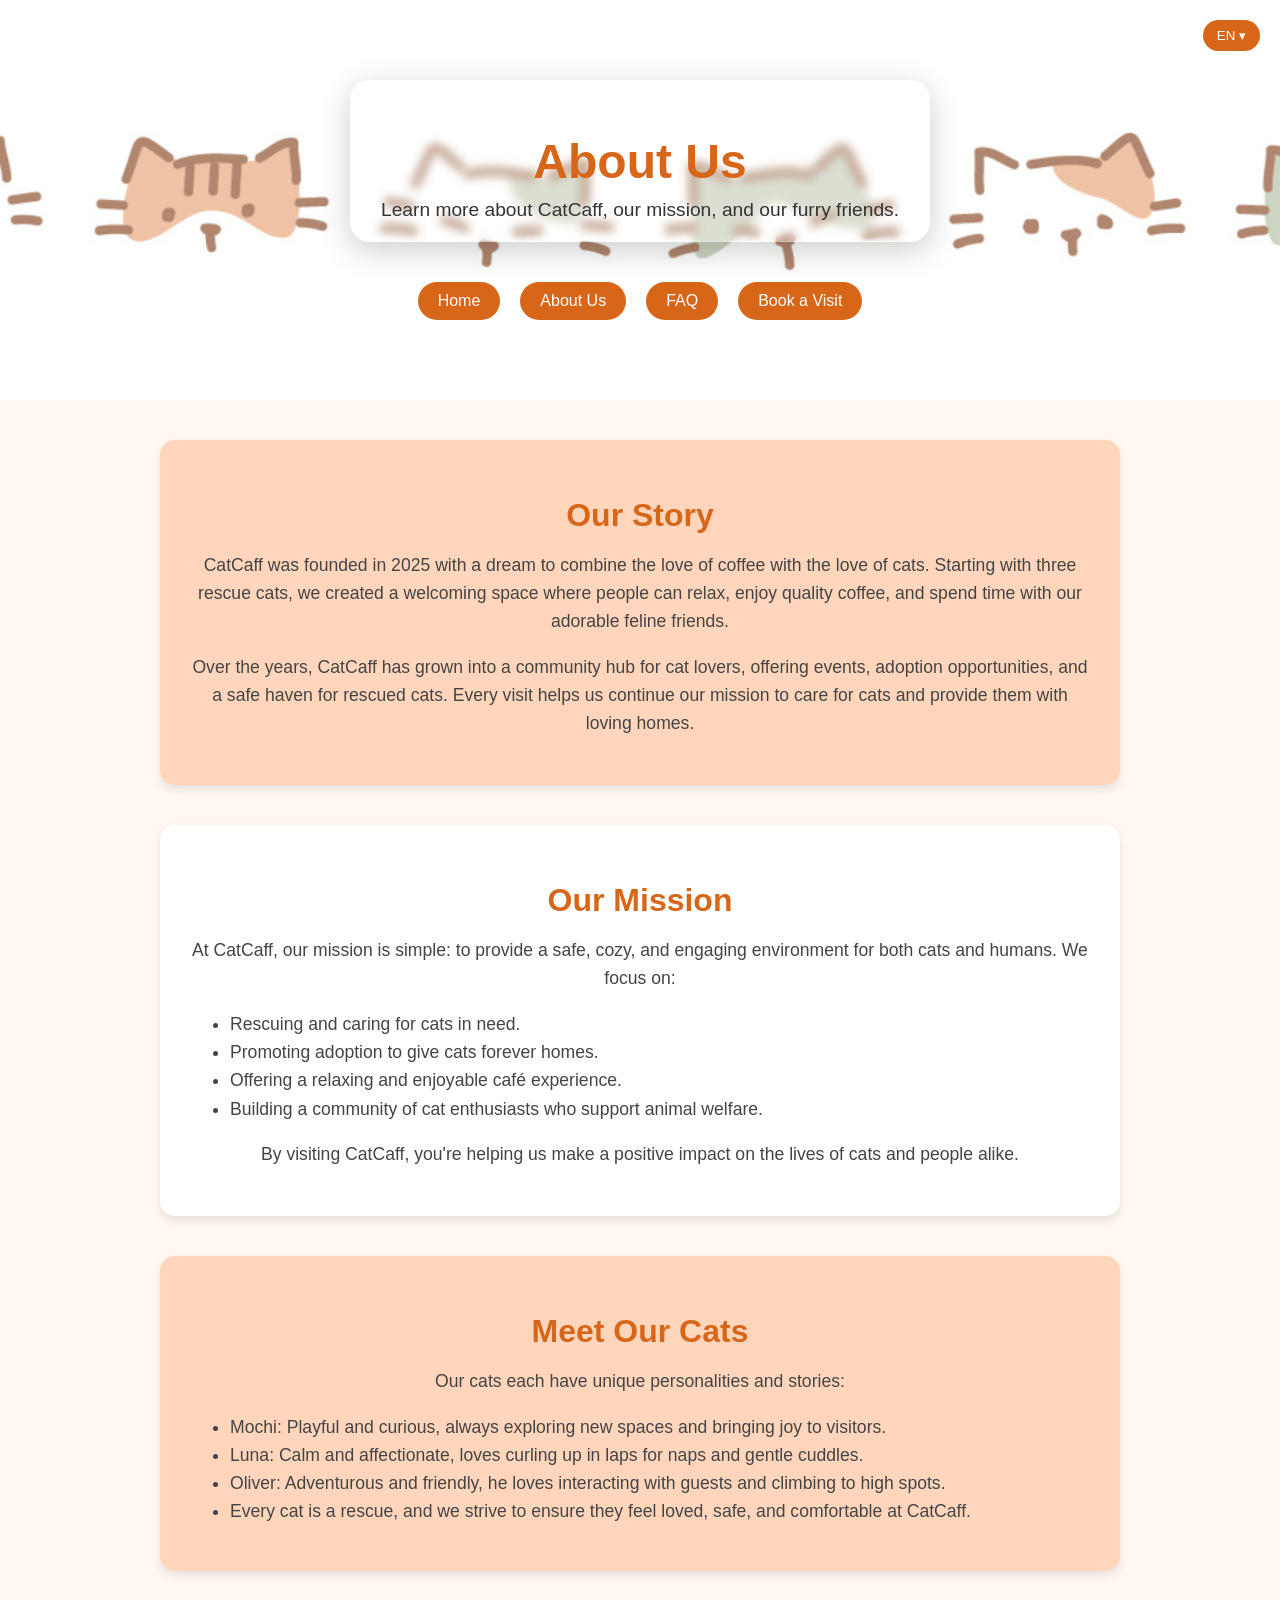
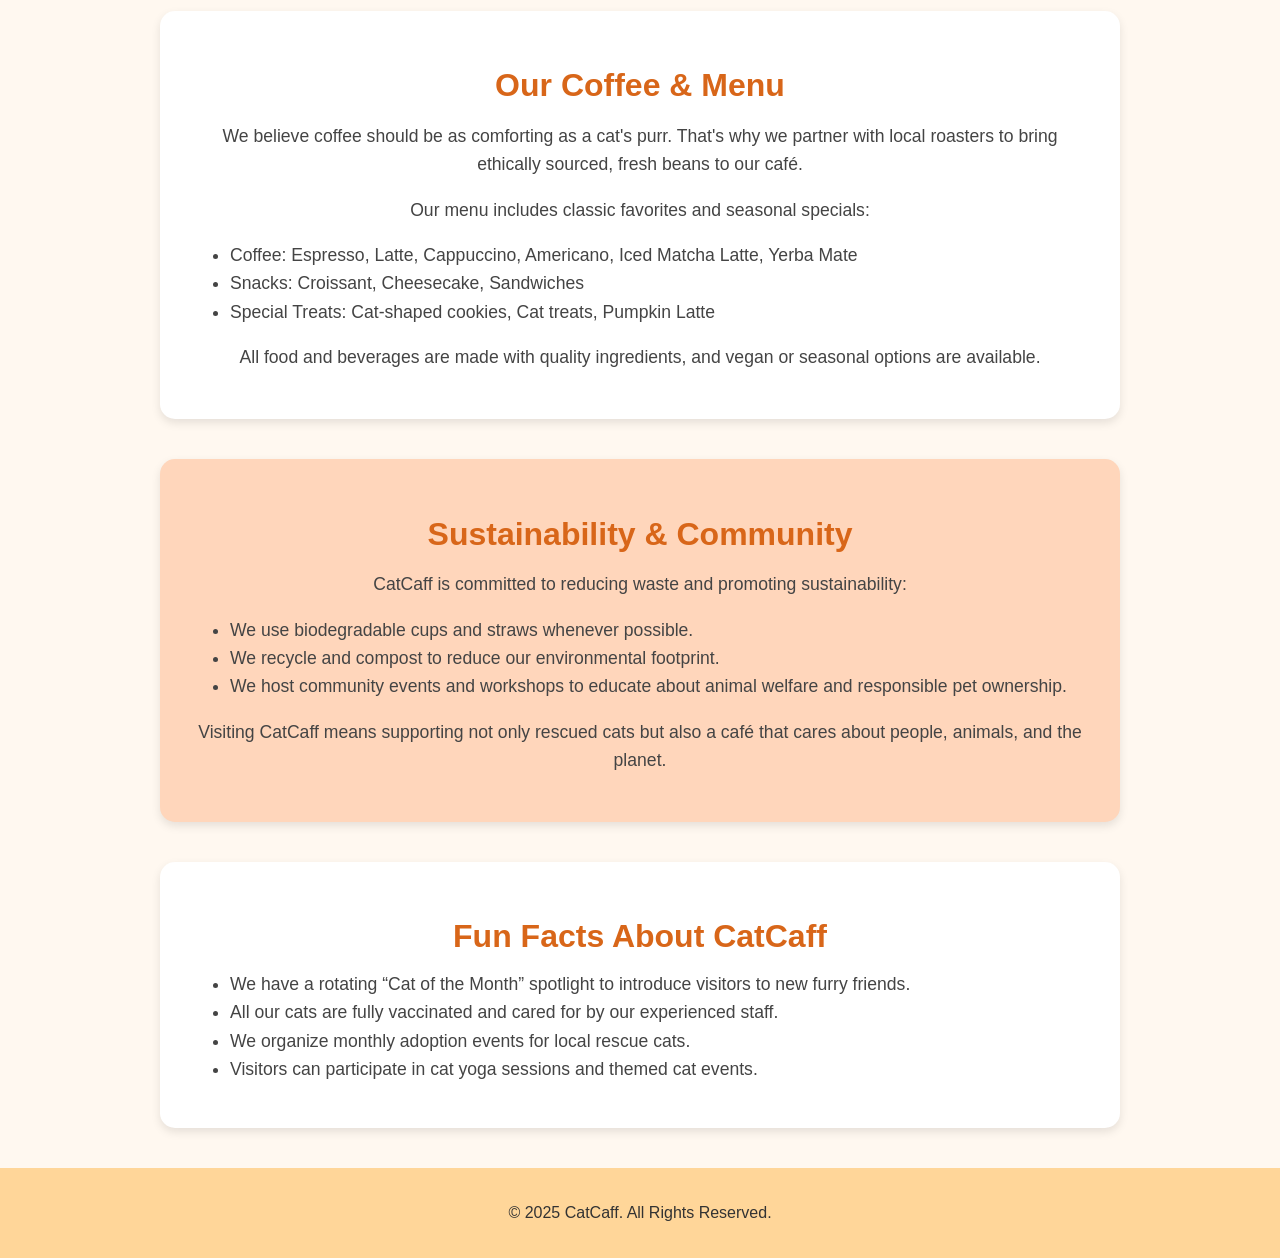
<file: about.html>
<!DOCTYPE html>
<html lang="en">
<head>
  <meta charset="UTF-8">
  <meta name="viewport" content="width=device-width, initial-scale=1.0">
  <title data-key="page_title_about">About Us - CatCaff</title>
  <link rel="stylesheet" href="style.css">
</head>
<body>
  <header>
    <div class="lang-dropdown">
      <button class="lang-btn">EN ▾</button>
      <div class="lang-menu">
        <div data-lang="en">English</div>
        <div data-lang="am">Հայերեն</div>
        <div data-lang="ru">Русский</div>
      </div>
    </div>

    <div class="header-box">
      <h1 class="header-text" data-key="about_header_title">About Us</h1>
      <p data-key="about_header_subtitle">Learn more about CatCaff, our mission, and our furry friends.</p>
    </div>

    <nav class="header-buttons">
      <button class="btn" onclick="window.location.href='index.html'" data-key="nav_home">Home</button>
      <button class="btn" onclick="window.location.href='about.html'" data-key="nav_about">About Us</button>
      <button class="btn" onclick="window.location.href='faq.html'" data-key="nav_faq">FAQ</button>
      <button class="btn" onclick="window.location.href='booking.html'" data-key="nav_booking">Book a Visit</button>
    </nav>
  </header>

  <section class="page-section">
    <h2 data-key="about_story_title">Our Story</h2>
    <p data-key="about_story_p1">CatCaff was founded in 2025 with a dream to combine the love of coffee with the love of cats. Starting with three rescue cats, we created a welcoming space where people can relax, enjoy quality coffee, and spend time with our adorable feline friends.</p>
    <p data-key="about_story_p2">Over the years, CatCaff has grown into a community hub for cat lovers, offering events, adoption opportunities, and a safe haven for rescued cats. Every visit helps us continue our mission to care for cats and provide them with loving homes.</p>
  </section>

  <section class="page-section">
    <h2 data-key="about_mission_title">Our Mission</h2>
    <p data-key="about_mission_p1">At CatCaff, our mission is simple: to provide a safe, cozy, and engaging environment for both cats and humans. We focus on:</p>
    <ul>
      <li data-key="about_mission_li1">Rescuing and caring for cats in need.</li>
      <li data-key="about_mission_li2">Promoting adoption to give cats forever homes.</li>
      <li data-key="about_mission_li3">Offering a relaxing and enjoyable café experience.</li>
      <li data-key="about_mission_li4">Building a community of cat enthusiasts who support animal welfare.</li>
    </ul>
    <p data-key="about_mission_p2">By visiting CatCaff, you're helping us make a positive impact on the lives of cats and people alike.</p>
  </section>

  <section class="page-section">
    <h2 data-key="about_cats_title">Meet Our Cats</h2>
    <p data-key="about_cats_p1">Our cats each have unique personalities and stories:</p>
    <ul>
      <li data-key="about_cats_li1"><strong>Mochi:</strong> Playful and curious, always exploring new spaces and bringing joy to visitors.</li>
      <li data-key="about_cats_li2"><strong>Luna:</strong> Calm and affectionate, loves curling up in laps for naps and gentle cuddles.</li>
      <li data-key="about_cats_li3"><strong>Oliver:</strong> Adventurous and friendly, he loves interacting with guests and climbing to high spots.</li>
      <li data-key="about_cats_li4">Every cat is a rescue, and we strive to ensure they feel loved, safe, and comfortable at CatCaff.</li>
    </ul>
  </section>

  <section class="page-section">
    <h2 data-key="about_coffee_title">Our Coffee & Menu</h2>
    <p data-key="about_coffee_p1">We believe coffee should be as comforting as a cat's purr. That's why we partner with local roasters to bring ethically sourced, fresh beans to our café.</p>
    <p data-key="about_coffee_p2">Our menu includes classic favorites and seasonal specials:</p>
    <ul>
      <li data-key="about_coffee_li1">Coffee: Espresso, Latte, Cappuccino, Americano, Iced Matcha Latte, Yerba Mate</li>
      <li data-key="about_coffee_li2">Snacks: Croissant, Cheesecake, Sandwiches</li>
      <li data-key="about_coffee_li3">Special Treats: Cat-shaped cookies, Cat treats, Pumpkin Latte</li>
    </ul>
    <p data-key="about_coffee_p3">All food and beverages are made with quality ingredients, and vegan or seasonal options are available.</p>
  </section>

  <section class="page-section">
    <h2 data-key="about_sustain_title">Sustainability & Community</h2>
    <p data-key="about_sustain_p1">CatCaff is committed to reducing waste and promoting sustainability:</p>
    <ul>
      <li data-key="about_sustain_li1">We use biodegradable cups and straws whenever possible.</li>
      <li data-key="about_sustain_li2">We recycle and compost to reduce our environmental footprint.</li>
      <li data-key="about_sustain_li3">We host community events and workshops to educate about animal welfare and responsible pet ownership.</li>
    </ul>
    <p data-key="about_sustain_p2">Visiting CatCaff means supporting not only rescued cats but also a café that cares about people, animals, and the planet.</p>
  </section>

  <section class="page-section">
    <h2 data-key="about_fun_title">Fun Facts About CatCaff</h2>
    <ul>
      <li data-key="about_fun_li1">We have a rotating “Cat of the Month” spotlight to introduce visitors to new furry friends.</li>
      <li data-key="about_fun_li2">All our cats are fully vaccinated and cared for by our experienced staff.</li>
      <li data-key="about_fun_li3">We organize monthly adoption events for local rescue cats.</li>
      <li data-key="about_fun_li4">Visitors can participate in cat yoga sessions and themed cat events.</li>
    </ul>
  </section>

  <footer>
    <p data-key="footer_copyright">© 2025 CatCaff. All Rights Reserved.</p>
  </footer>

  <script src="script.js"></script>
</body>
</html>
</file>
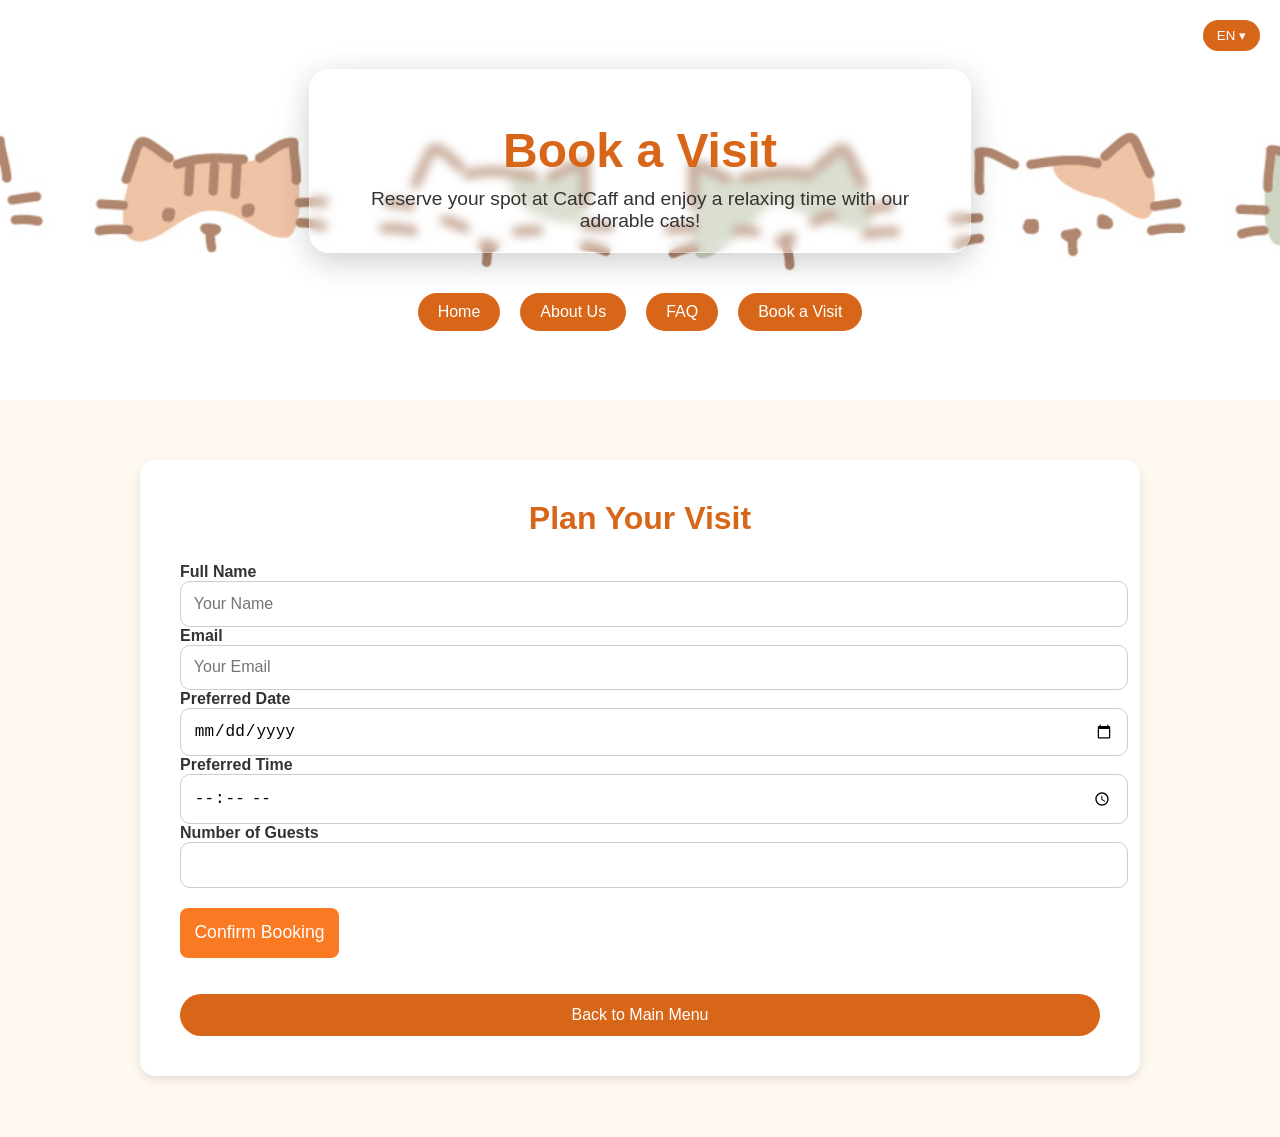
<file: booking.html>
<!DOCTYPE html>
<html lang="en">
<head>
  <meta charset="UTF-8">
  <meta name="viewport" content="width=device-width, initial-scale=1.0">
  <title data-key="page_title_booking">Book a Visit - CatCaff</title>
  <link rel="stylesheet" href="style.css">
</head>
<body>
  <header>
    <div class="lang-dropdown">
      <button class="lang-btn">EN ▾</button>
      <div class="lang-menu">
        <div data-lang="en">English</div>
        <div data-lang="am">Հայերեն</div>
        <div data-lang="ru">Русский</div>
      </div>
    </div>

    <div class="header-box">
      <h1 class="header-text" data-key="booking_header_title">Book a Visit</h1>
      <p data-key="booking_header_subtitle">Reserve your spot at CatCaff and enjoy a relaxing time with our adorable cats!</p>
    </div>

    <nav class="header-buttons">
      <button class="btn" onclick="window.location.href='index.html'" data-key="nav_home">Home</button>
      <button class="btn" onclick="window.location.href='about.html'" data-key="nav_about">About Us</button>
      <button class="btn" onclick="window.location.href='faq.html'" data-key="nav_faq">FAQ</button>
      <button class="btn" onclick="window.location.href='booking.html'" data-key="nav_booking">Book a Visit</button>
    </nav>
  </header>

  <section>
    <div class="booking-form">
      <h2 data-key="booking_form_title">Plan Your Visit</h2>
      <form id="bookingForm">
        <label for="name" data-key="booking_name_label">Full Name</label>
        <input type="text" id="name" data-key="booking_name_ph" data-attr="placeholder" placeholder="Your Name" required>

        <label for="email" data-key="booking_email_label">Email</label>
        <input type="email" id="email" data-key="booking_email_ph" data-attr="placeholder" placeholder="Your Email" required>

        <label for="date" data-key="booking_date_label">Preferred Date</label>
        <input type="date" id="date" required>

        <label for="time" data-key="booking_time_label">Preferred Time</label>
        <input type="time" id="time" required>

        <label for="guests" data-key="booking_guests_label">Number of Guests</label>
        <input type="number" id="guests" min="1" max="10" required>

        <button type="submit" class="btn" data-key="booking_submit">Confirm Booking</button>
      </form>
      <button onclick="window.location.href='index.html'" class="btn back-btn" data-key="booking_back">Back to Main Menu</button>
    </div>
  </section>

  <div id="toast" class="toast"></div>

  <script src="script.js"></script>
</body>
</html>
</file>
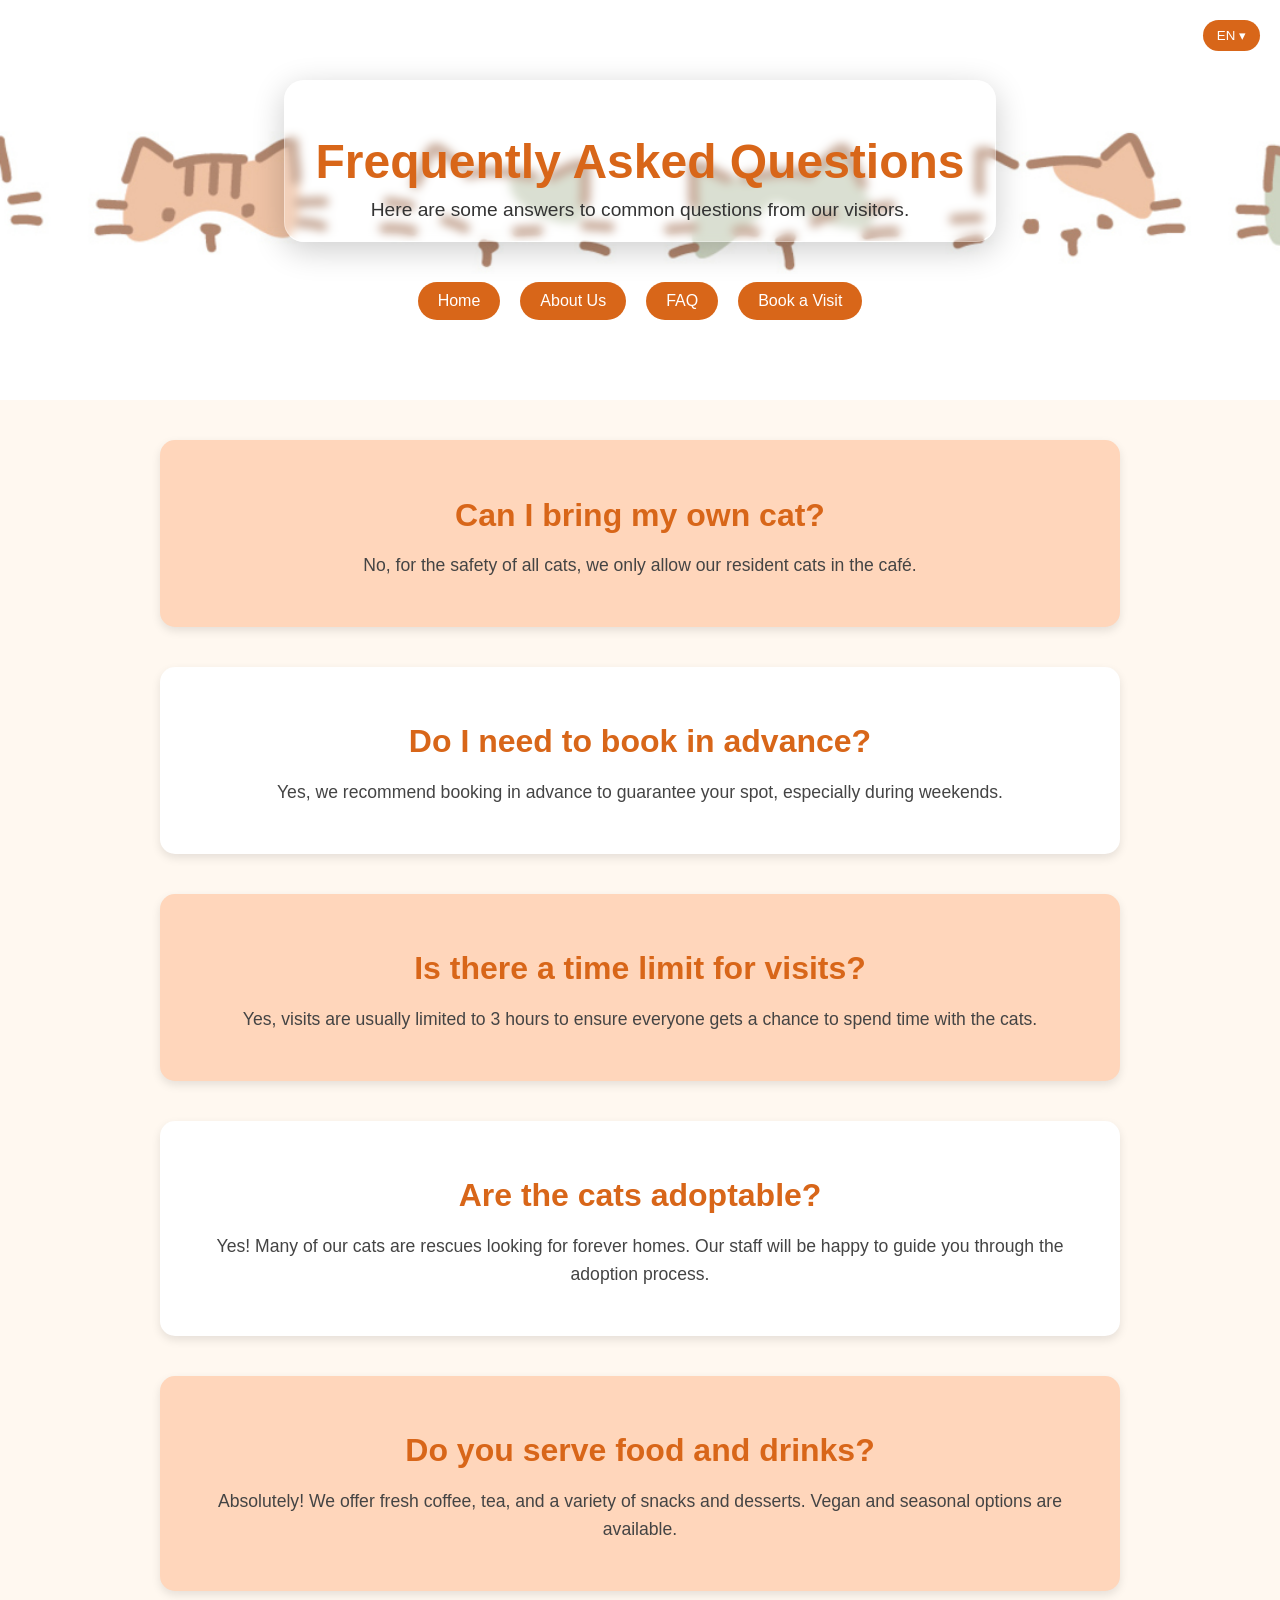
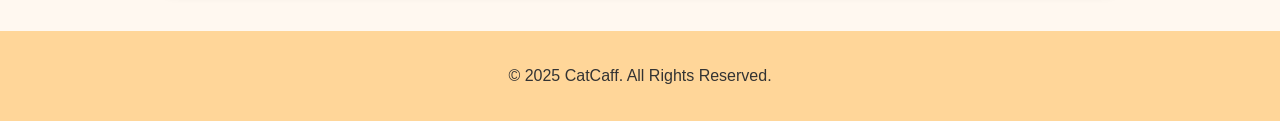
<file: faq.html>
<!DOCTYPE html>
<html lang="en">
<head>
  <meta charset="UTF-8">
  <meta name="viewport" content="width=device-width, initial-scale=1.0">
  <title data-key="page_title_faq">FAQ - CatCaff</title>
  <link rel="stylesheet" href="style.css">
</head>
<body>
  <header>
    <div class="lang-dropdown">
      <button class="lang-btn">EN ▾</button>
      <div class="lang-menu">
        <div data-lang="en">English</div>
        <div data-lang="am">Հայերեն</div>
        <div data-lang="ru">Русский</div>
      </div>
    </div>

    <div class="header-box">
      <h1 class="header-text" data-key="faq_header_title">Frequently Asked Questions</h1>
      <p data-key="faq_header_subtitle">Here are some answers to common questions from our visitors.</p>
    </div>

    <nav class="header-buttons">
      <button class="btn" onclick="window.location.href='index.html'" data-key="nav_home">Home</button>
      <button class="btn" onclick="window.location.href='about.html'" data-key="nav_about">About Us</button>
      <button class="btn" onclick="window.location.href='faq.html'" data-key="nav_faq">FAQ</button>
      <button class="btn" onclick="window.location.href='booking.html'" data-key="nav_booking">Book a Visit</button>
    </nav>
  </header>

  <section class="page-section">
    <h2 data-key="faq_q1">Can I bring my own cat?</h2>
    <p data-key="faq_a1">No, for the safety of all cats, we only allow our resident cats in the café.</p>
  </section>

  <section class="page-section">
    <h2 data-key="faq_q2">Do I need to book in advance?</h2>
    <p data-key="faq_a2">Yes, we recommend booking in advance to guarantee your spot, especially during weekends.</p>
  </section>

  <section class="page-section">
    <h2 data-key="faq_q3">Is there a time limit for visits?</h2>
    <p data-key="faq_a3">Yes, visits are usually limited to 3 hours to ensure everyone gets a chance to spend time with the cats.</p>
  </section>

  <section class="page-section">
    <h2 data-key="faq_q4">Are the cats adoptable?</h2>
    <p data-key="faq_a4">Yes! Many of our cats are rescues looking for forever homes. Our staff will be happy to guide you through the adoption process.</p>
  </section>

  <section class="page-section">
    <h2 data-key="faq_q5">Do you serve food and drinks?</h2>
    <p data-key="faq_a5">Absolutely! We offer fresh coffee, tea, and a variety of snacks and desserts. Vegan and seasonal options are available.</p>
  </section>

  <footer>
    <p data-key="footer_copyright">© 2025 CatCaff. All Rights Reserved.</p>
  </footer>

  <script src="script.js"></script>
</body>
</html>
</file>
<file: style.css>
body {
  margin: 0;
  font-family: Arial, sans-serif;
  background: #fff8f0;
  color: #333;
}

header {
  position: relative;
  text-align: center;
  padding: 60px 20px;
  background: url(Pictures/HeaderV2.jpeg) no-repeat center center;
  background-size: cover;
  background-attachment: scroll;
  min-height: 280px;
  display: flex;
  flex-direction: column;
  justify-content: center;
  align-items: center;
}

.header-text {
  color: #d86619;
}

header h1 {
  font-size: 3rem;
  margin-bottom: 10px;
}

header p {
  font-size: 1.2rem;
  max-width: 600px;
  margin: 0 auto;
}

.header-buttons {
  display: flex;
  justify-content: center;
  gap: 20px;
  margin-top: 20px;
  flex-wrap: wrap;
}

.header-buttons .btn {
  padding: 10px 20px;
  border-radius: 25px;
  font-size: 1rem;
  background: #d86619;
  color: white;
  border: none;
  cursor: pointer;
  transition: background 0.3s ease;
}

.header-buttons .btn:hover {
  background: #a44d13;
}

.btn {
  display: inline-block;
  margin-top: 20px;
  padding: 12px 24px;
  border: none;
  border-radius: 25px;
  background: #d86619;
  color: white;
  font-size: 1rem;
  cursor: pointer;
}

.btn:hover {
  background: #a44d13;
}

.header-box {
  display: inline-block;
  padding: 20px 30px;
  border-radius: 20px;
  background: rgba(255, 255, 255, 0.25);
  backdrop-filter: blur(5px);
  -webkit-backdrop-filter: blur(10px);
  border: 1px solid rgba(255, 255, 255, 0.3);
  box-shadow: 0 8px 32px rgba(0, 0, 0, 0.2);
  max-width: 700px;
  margin: 0 auto;
}

section {
  padding: 60px 20px;
  max-width: 1000px;
  margin: auto;
}

section h2 {
  text-align: center;
  font-size: 2rem;
  margin-bottom: 30px;
}

.cats,
.menu-items,
.menu-category-items {
  display: grid;
  grid-template-columns: repeat(auto-fit, minmax(250px, 1fr));
  gap: 20px;
}

.card {
  background: white;
  border-radius: 15px;
  overflow: hidden;
  box-shadow: 0 4px 10px rgba(0,0,0,0.1);
  text-align: center;
  cursor: pointer;
  transition: transform 0.2s;
}

.card:hover {
  transform: scale(1.03);
}

.card img {
  width: 100%;
  height: 200px;
  object-fit: cover;
}

.card h3 {
  margin: 15px 0;
}

.contact {
  display: grid;
  grid-template-columns: 1fr 1fr;
  gap: 20px;
}

.contact form,
.booking-form {
  background: white;
  padding: 40px;
  border-radius: 15px;
  box-shadow: 0 4px 10px rgba(0,0,0,0.1);
  display: flex;
  flex-direction: column;
  gap: 1rem;
}

.booking-form h2 {
  margin-top: 0;
  margin-bottom: 10px;
  color: #d86619;
  text-align: center;
}

.contact label,
.booking-form label {
  font-weight: 700;
  text-align: left;
}

.contact input,
.contact textarea,
.booking-form input,
.booking-form textarea,
.booking-form select {
  width: 100%;
  padding: 0.8rem;
  border-radius: 10px;
  border: 1px solid #ccc;
  font-size: 1rem;
  transition: border 0.3s ease, box-shadow 0.3s ease;
}

.price {
  font-size: 1rem;
  font-weight: bold;
  color: #000000;
  margin-bottom: 15px;
}

.contact input:focus,
.contact textarea:focus,
.booking-form input:focus,
.booking-form textarea:focus,
.booking-form select:focus {
  border-color: #fa7923;
  box-shadow: 0 0 6px rgba(255, 152, 0, 0.4);
  outline: none;
}

form .btn {
  background-color: #fa7923;
  color: white;
  font-size: 1.1rem;
  padding: 0.9rem;
  border: none;
  border-radius: 8px;
  cursor: pointer;
  transition: background 0.3s ease;
}

form .btn:hover {
  background-color: #d5671d;
}

footer {
  text-align: center;
  padding: 20px;
  background: #ffd699;
  margin-top: 30px;
}

@media(max-width: 768px) {
  .contact {
    grid-template-columns: 1fr;
  }
}

.menu-categories {
  display: flex;
  justify-content: center;
  gap: 20px;
  margin-bottom: 30px;
}

.menu-categories button {
  padding: 10px 20px;
  border: none;
  border-radius: 20px;
  background: #d86619;
  color: white;
  cursor: pointer;
}

.menu-categories button.active {
  background: #a44d13;
}

.menu-category-items {
  display: none;
}

.menu-category-items.active {
  display: grid;
}

.modal {
  display: none;
  position: fixed;
  z-index: 1000;
  left: 0;
  top: 0;
  width: 100%;
  height: 100%;
  background: rgba(0,0,0,0.6);
  justify-content: center;
  align-items: center;
}

.modal-content {
  background: white;
  padding: 40px;
  border-radius: 15px;
  max-width: 500px;
  width: 90%;
  text-align: center;
  position: relative;
  box-shadow: 0 4px 20px rgba(0,0,0,0.2);
  animation: fadeIn 0.5s ease;
}

.modal-content img {
  width: 100%;
  max-height: 250px;
  object-fit: cover;
  border-radius: 10px;
  margin-bottom: 15px;
}

.modal-content h2 {
  margin: 10px 0;
}

.modal-content p {
  font-size: 1rem;
  color: #555;
}

@keyframes fadeIn {
  from { opacity: 0; transform: scale(0.9); }
  to { opacity: 1; transform: scale(1); }
}

.close {
  position: absolute;
  top: 10px;
  right: 15px;
  font-size: 2rem;
  font-weight: bold;
  color: #fff;
  background-color: rgba(0,0,0,0.6);
  border-radius: 50%;
  width: 35px;
  height: 35px;
  line-height: 35px;
  text-align: center;
  cursor: pointer;
  z-index: 10;
  transition: background 0.3s ease, color 0.3s ease;
}

.close:hover {
  background-color: rgba(0,0,0,0.9);
  color: #ff9800;
}

.page-section {
  max-width: 900px;
  margin: 40px auto;
  padding: 30px;
  border-radius: 15px;
  background: white;
  box-shadow: 0 4px 10px rgba(0,0,0,0.1);
  text-align: center;
}

.page-section:nth-child(even) {
  background: #ffd6bb;
}

.page-section h2 {
  text-align: center;
  font-size: 2rem;
  margin-bottom: 15px;
  color: #d86619;
}

.page-section p,
.page-section li {
  font-size: 1.1rem;
  line-height: 1.6;
  color: #444;
  text-align: center;
}

.page-section ul {
  display: block;
  text-align: left !important;
  padding-left: 40px;
  margin: 15px auto;
  list-style-position: outside;
}

.page-section ul li {
  text-align: left !important;
}

.toast {
  visibility: hidden;
  min-width: 250px;
  margin-left: -125px;
  background-color: #333;
  color: #fff;
  text-align: center;
  border-radius: 10px;
  padding: 16px;
  position: fixed;
  z-index: 2000;
  left: 50%;
  bottom: 30px;
  font-size: 1rem;
  opacity: 0;
  transition: opacity 0.5s, bottom 0.5s;
}

.toast.show {
  visibility: visible;
  opacity: 1;
  bottom: 50px;
}

.lang-dropdown {
  position: absolute;
  top: 20px;
  right: 20px;
  z-index: 3000;
}

.lang-btn {
  padding: 8px 14px;
  border: none;
  border-radius: 20px;
  background: #d86619;
  color: white;
  cursor: pointer;
}

.lang-menu {
  display: none;
  position: absolute;
  top: calc(100% + 8px);
  right: 0;
  min-width: 140px;
  background: white;
  border-radius: 10px;
  box-shadow: 0 4px 10px rgba(0,0,0,0.15);
  overflow: hidden;
}

.lang-menu div {
  padding: 10px 15px;
  cursor: pointer;
}

.lang-menu div:hover {
  background: #ffd6bb;
}

.lang-dropdown.active .lang-menu {
  display: block;
}
</file>
